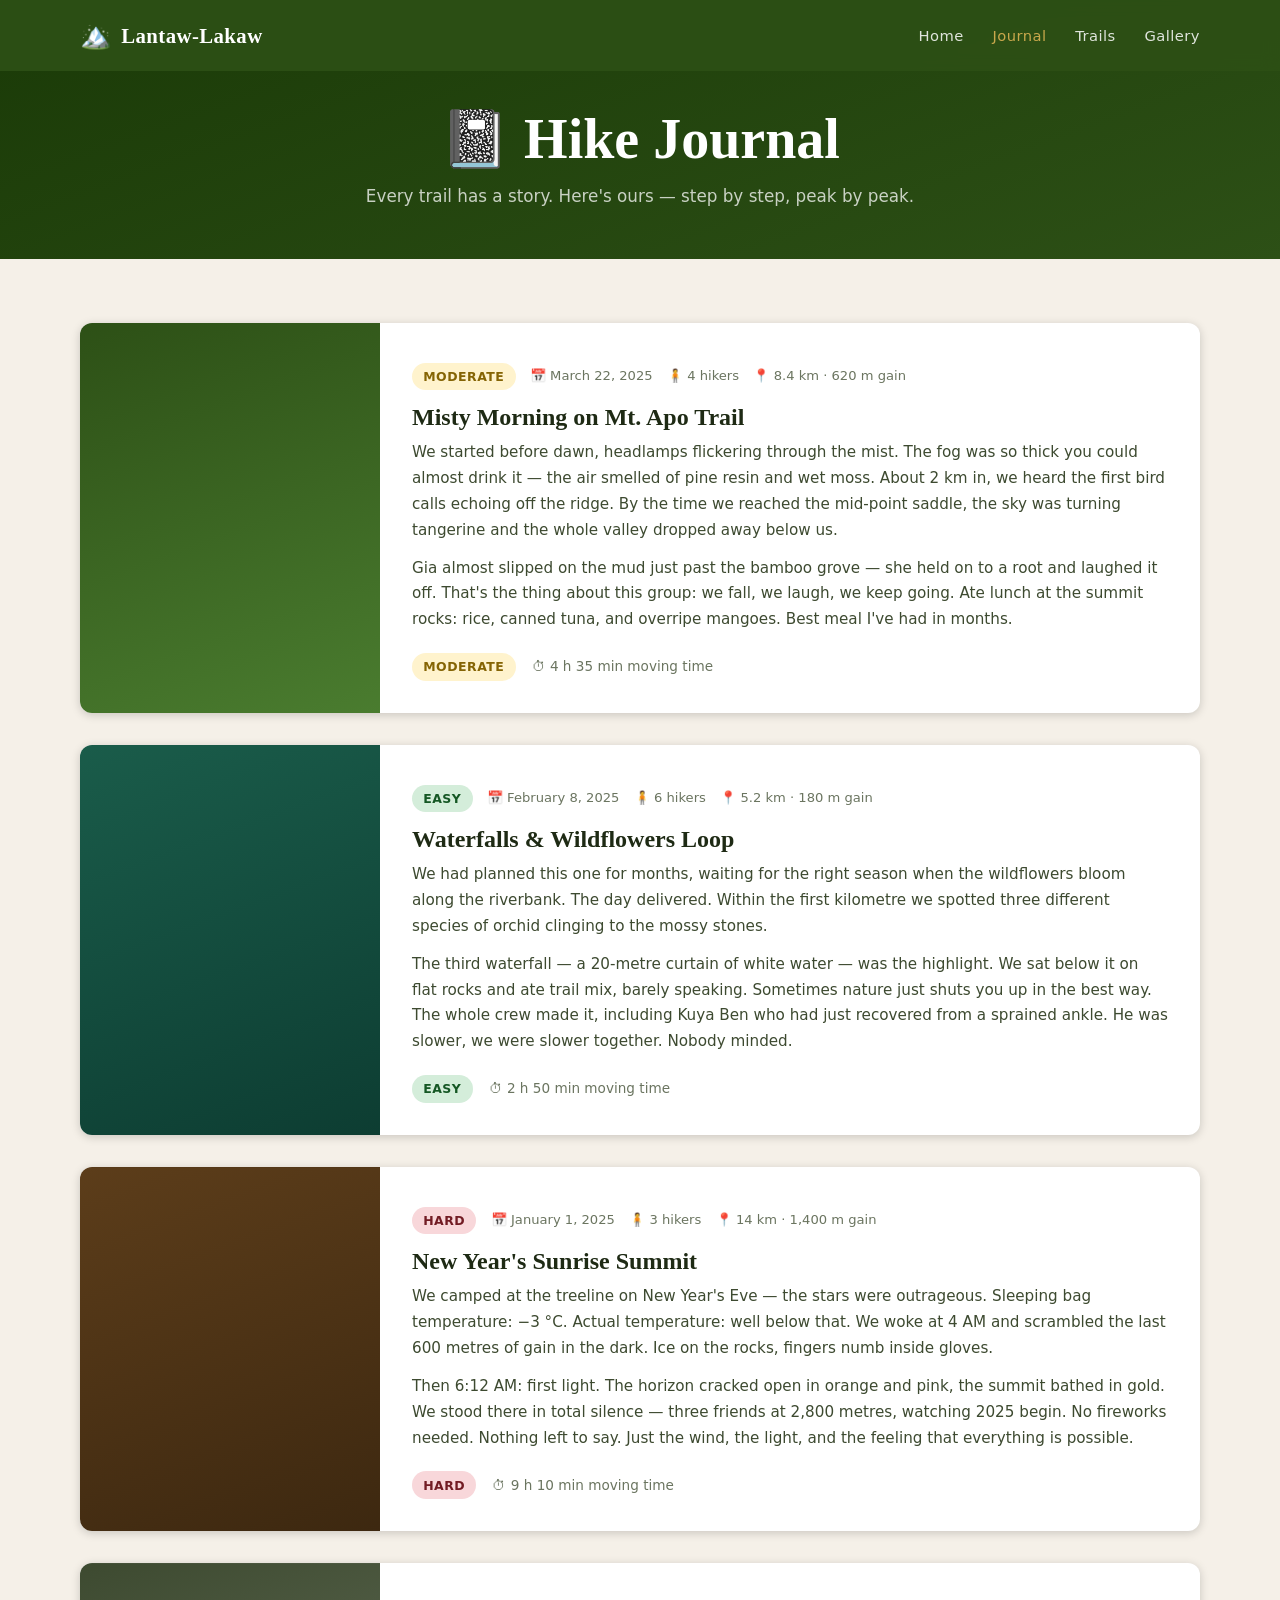
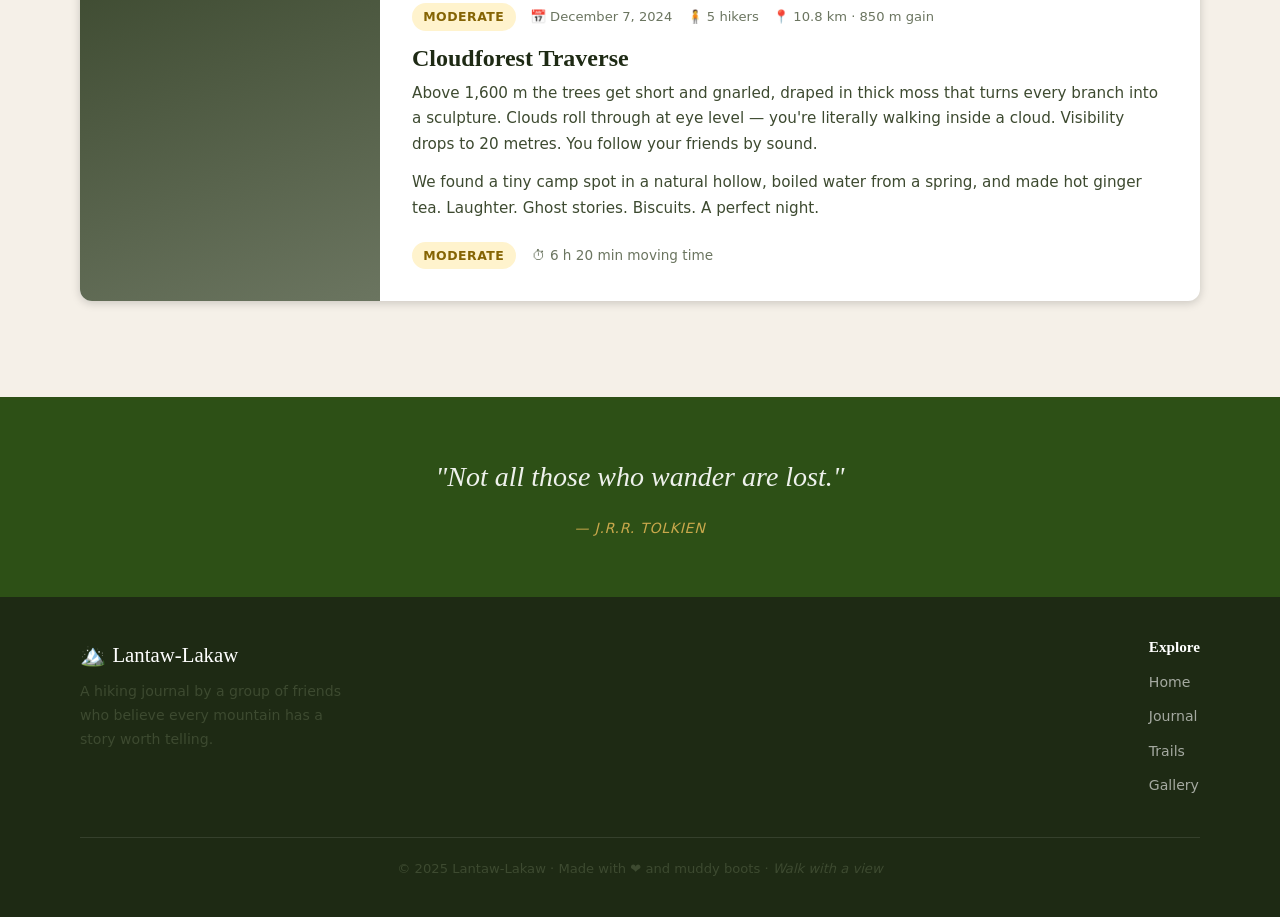
<file: journal.html>
<!DOCTYPE html>
<html lang="en">
<head>
  <meta charset="UTF-8" />
  <meta name="viewport" content="width=device-width, initial-scale=1.0" />
  <meta name="description" content="Lantaw-Lakaw journal — hike stories, trail notes, and adventure logs." />
  <title>Journal | Lantaw-Lakaw</title>
  <link rel="stylesheet" href="css/style.css" />
</head>
<body>

  <!-- ======== NAVBAR ======== -->
  <nav class="navbar" role="navigation" aria-label="Main navigation">
    <div class="container nav-inner">
      <a href="index.html" class="nav-logo">
        <span>🏔️</span> Lantaw-Lakaw
      </a>
      <ul class="nav-links" id="navLinks">
        <li><a href="index.html">Home</a></li>
        <li><a href="journal.html">Journal</a></li>
        <li><a href="trails.html">Trails</a></li>
        <li><a href="gallery.html">Gallery</a></li>
      </ul>
      <button class="nav-hamburger" id="hamburger" aria-label="Toggle menu" aria-expanded="false">
        <span></span><span></span><span></span>
      </button>
    </div>
  </nav>

  <!-- ======== PAGE HERO ======== -->
  <header class="page-hero">
    <div class="container">
      <h1>📓 Hike Journal</h1>
      <p>Every trail has a story. Here's ours — step by step, peak by peak.</p>
    </div>
  </header>

  <!-- ======== JOURNAL ENTRIES ======== -->
  <main class="section">
    <div class="container">

      <!-- Entry 1 -->
      <article class="journal-entry">
        <div class="entry-img" style="background-image:linear-gradient(160deg,#2d5016,#4a7c2f)"></div>
        <div class="entry-body">
          <div class="trail-info">
            <span class="tag tag-moderate">Moderate</span>
            <span>📅 March 22, 2025</span>
            <span>🧍 4 hikers</span>
            <span>📍 8.4 km · 620 m gain</span>
          </div>
          <h2>Misty Morning on Mt. Apo Trail</h2>
          <p class="excerpt">
            We started before dawn, headlamps flickering through the mist. The fog was so thick you could almost drink it — the air smelled of pine resin and wet moss. About 2 km in, we heard the first bird calls echoing off the ridge. By the time we reached the mid-point saddle, the sky was turning tangerine and the whole valley dropped away below us.
          </p>
          <p class="excerpt">
            Gia almost slipped on the mud just past the bamboo grove — she held on to a root and laughed it off. That's the thing about this group: we fall, we laugh, we keep going. Ate lunch at the summit rocks: rice, canned tuna, and overripe mangoes. Best meal I've had in months.
          </p>
          <div class="entry-footer">
            <span class="tag tag-moderate">Moderate</span>
            <span style="font-size:.85rem;color:var(--text-light)">⏱ 4 h 35 min moving time</span>
          </div>
        </div>
      </article>

      <!-- Entry 2 -->
      <article class="journal-entry">
        <div class="entry-img" style="background-image:linear-gradient(160deg,#1a5c4a,#0d3d32)"></div>
        <div class="entry-body">
          <div class="trail-info">
            <span class="tag tag-easy">Easy</span>
            <span>📅 February 8, 2025</span>
            <span>🧍 6 hikers</span>
            <span>📍 5.2 km · 180 m gain</span>
          </div>
          <h2>Waterfalls &amp; Wildflowers Loop</h2>
          <p class="excerpt">
            We had planned this one for months, waiting for the right season when the wildflowers bloom along the riverbank. The day delivered. Within the first kilometre we spotted three different species of orchid clinging to the mossy stones.
          </p>
          <p class="excerpt">
            The third waterfall — a 20-metre curtain of white water — was the highlight. We sat below it on flat rocks and ate trail mix, barely speaking. Sometimes nature just shuts you up in the best way. The whole crew made it, including Kuya Ben who had just recovered from a sprained ankle. He was slower, we were slower together. Nobody minded.
          </p>
          <div class="entry-footer">
            <span class="tag tag-easy">Easy</span>
            <span style="font-size:.85rem;color:var(--text-light)">⏱ 2 h 50 min moving time</span>
          </div>
        </div>
      </article>

      <!-- Entry 3 -->
      <article class="journal-entry">
        <div class="entry-img" style="background-image:linear-gradient(160deg,#5c3d1a,#3d2810)"></div>
        <div class="entry-body">
          <div class="trail-info">
            <span class="tag tag-hard">Hard</span>
            <span>📅 January 1, 2025</span>
            <span>🧍 3 hikers</span>
            <span>📍 14 km · 1,400 m gain</span>
          </div>
          <h2>New Year's Sunrise Summit</h2>
          <p class="excerpt">
            We camped at the treeline on New Year's Eve — the stars were outrageous. Sleeping bag temperature: −3 °C. Actual temperature: well below that. We woke at 4 AM and scrambled the last 600 metres of gain in the dark. Ice on the rocks, fingers numb inside gloves.
          </p>
          <p class="excerpt">
            Then 6:12 AM: first light. The horizon cracked open in orange and pink, the summit bathed in gold. We stood there in total silence — three friends at 2,800 metres, watching 2025 begin. No fireworks needed. Nothing left to say. Just the wind, the light, and the feeling that everything is possible.
          </p>
          <div class="entry-footer">
            <span class="tag tag-hard">Hard</span>
            <span style="font-size:.85rem;color:var(--text-light)">⏱ 9 h 10 min moving time</span>
          </div>
        </div>
      </article>

      <!-- Entry 4 -->
      <article class="journal-entry">
        <div class="entry-img" style="background-image:linear-gradient(160deg,#3d4a30,#6b7560)"></div>
        <div class="entry-body">
          <div class="trail-info">
            <span class="tag tag-moderate">Moderate</span>
            <span>📅 December 7, 2024</span>
            <span>🧍 5 hikers</span>
            <span>📍 10.8 km · 850 m gain</span>
          </div>
          <h2>Cloudforest Traverse</h2>
          <p class="excerpt">
            Above 1,600 m the trees get short and gnarled, draped in thick moss that turns every branch into a sculpture. Clouds roll through at eye level — you're literally walking inside a cloud. Visibility drops to 20 metres. You follow your friends by sound.
          </p>
          <p class="excerpt">
            We found a tiny camp spot in a natural hollow, boiled water from a spring, and made hot ginger tea. Laughter. Ghost stories. Biscuits. A perfect night.
          </p>
          <div class="entry-footer">
            <span class="tag tag-moderate">Moderate</span>
            <span style="font-size:.85rem;color:var(--text-light)">⏱ 6 h 20 min moving time</span>
          </div>
        </div>
      </article>

    </div>
  </main>

  <!-- ======== QUOTE ======== -->
  <div class="quote-banner">
    <blockquote>"Not all those who wander are lost."</blockquote>
    <cite>— J.R.R. Tolkien</cite>
  </div>

  <!-- ======== FOOTER ======== -->
  <footer class="footer">
    <div class="container">
      <div class="footer-inner">
        <div class="footer-brand">
          <div class="logo"><span>🏔️</span> Lantaw-Lakaw</div>
          <p>A hiking journal by a group of friends who believe every mountain has a story worth telling.</p>
        </div>
        <nav class="footer-links" aria-label="Footer navigation">
          <h4>Explore</h4>
          <ul>
            <li><a href="index.html">Home</a></li>
            <li><a href="journal.html">Journal</a></li>
            <li><a href="trails.html">Trails</a></li>
            <li><a href="gallery.html">Gallery</a></li>
          </ul>
        </nav>
      </div>
      <div class="footer-bottom">
        <p>© 2025 Lantaw-Lakaw · Made with ❤️ and muddy boots · <em>Walk with a view</em></p>
      </div>
    </div>
  </footer>

  <button class="scroll-top" id="scrollTop" aria-label="Scroll to top">↑</button>
  <script src="js/main.js"></script>
</body>
</html>
</file>
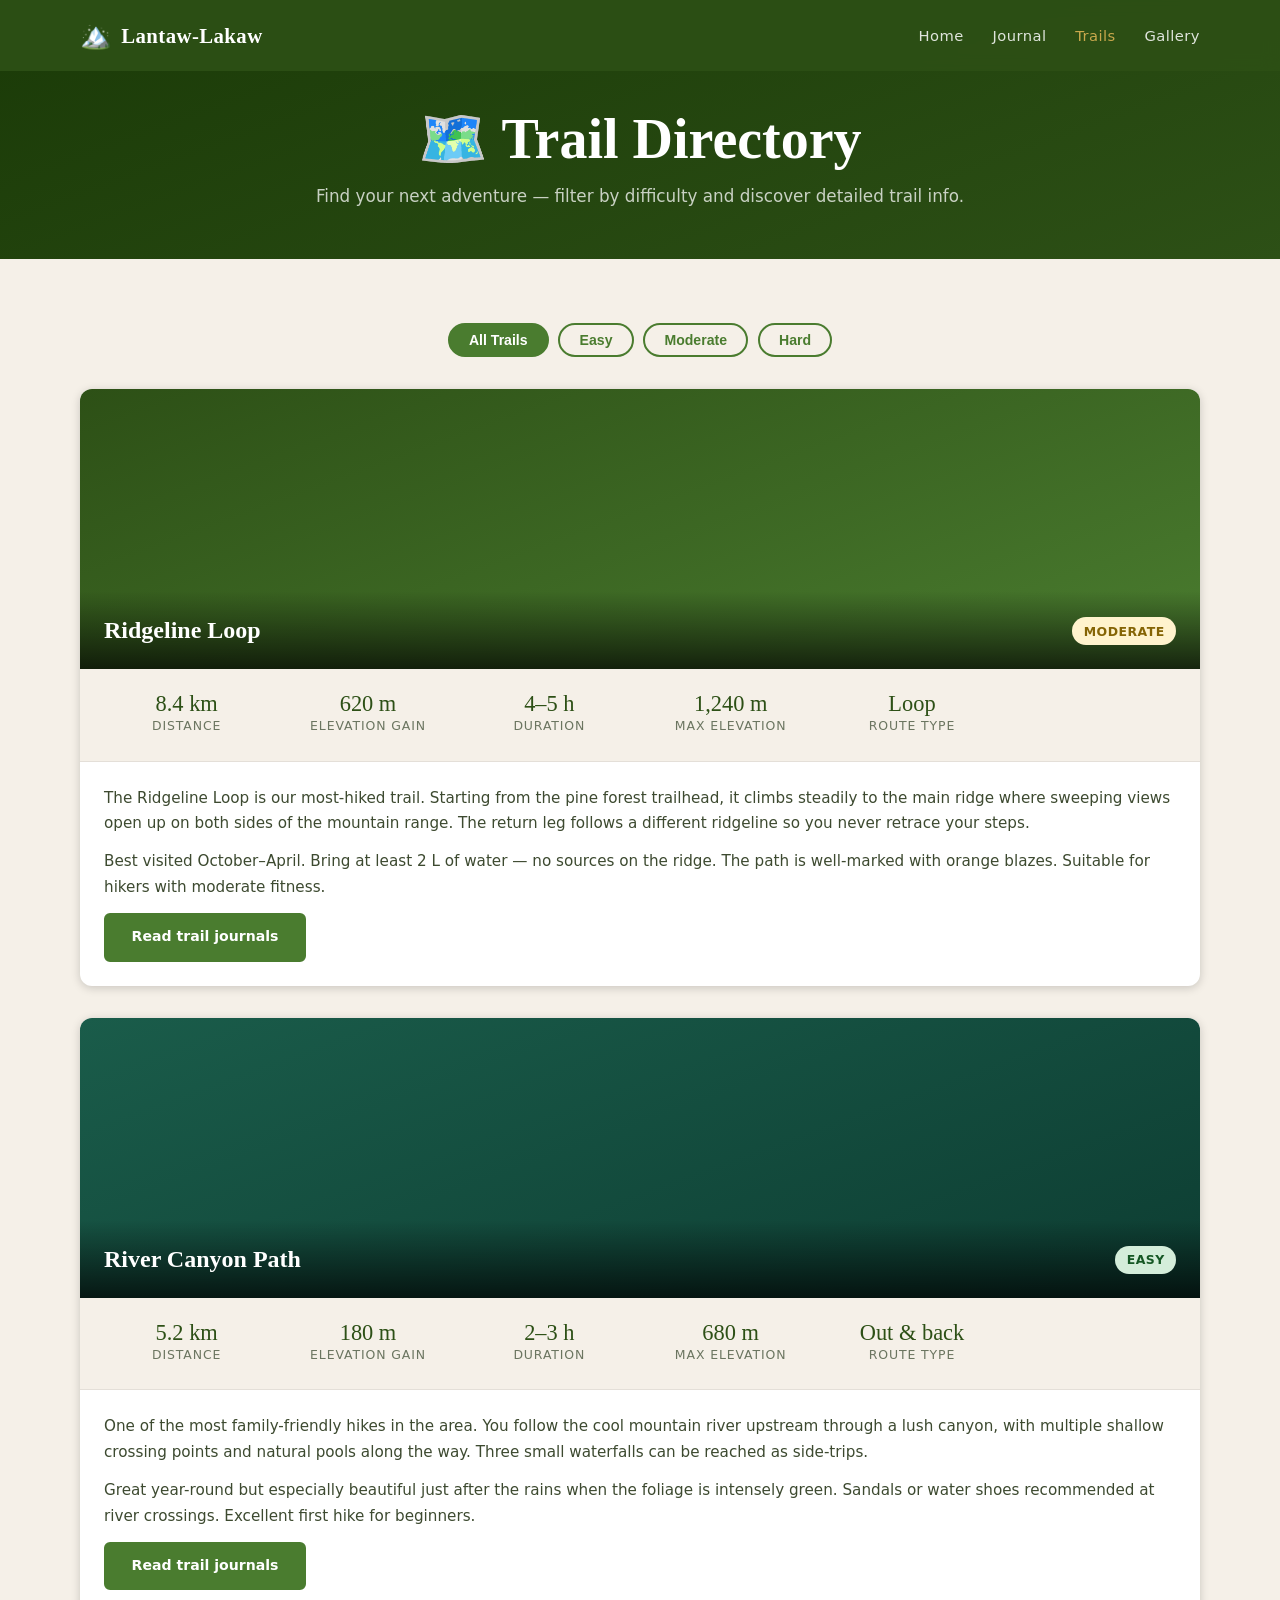
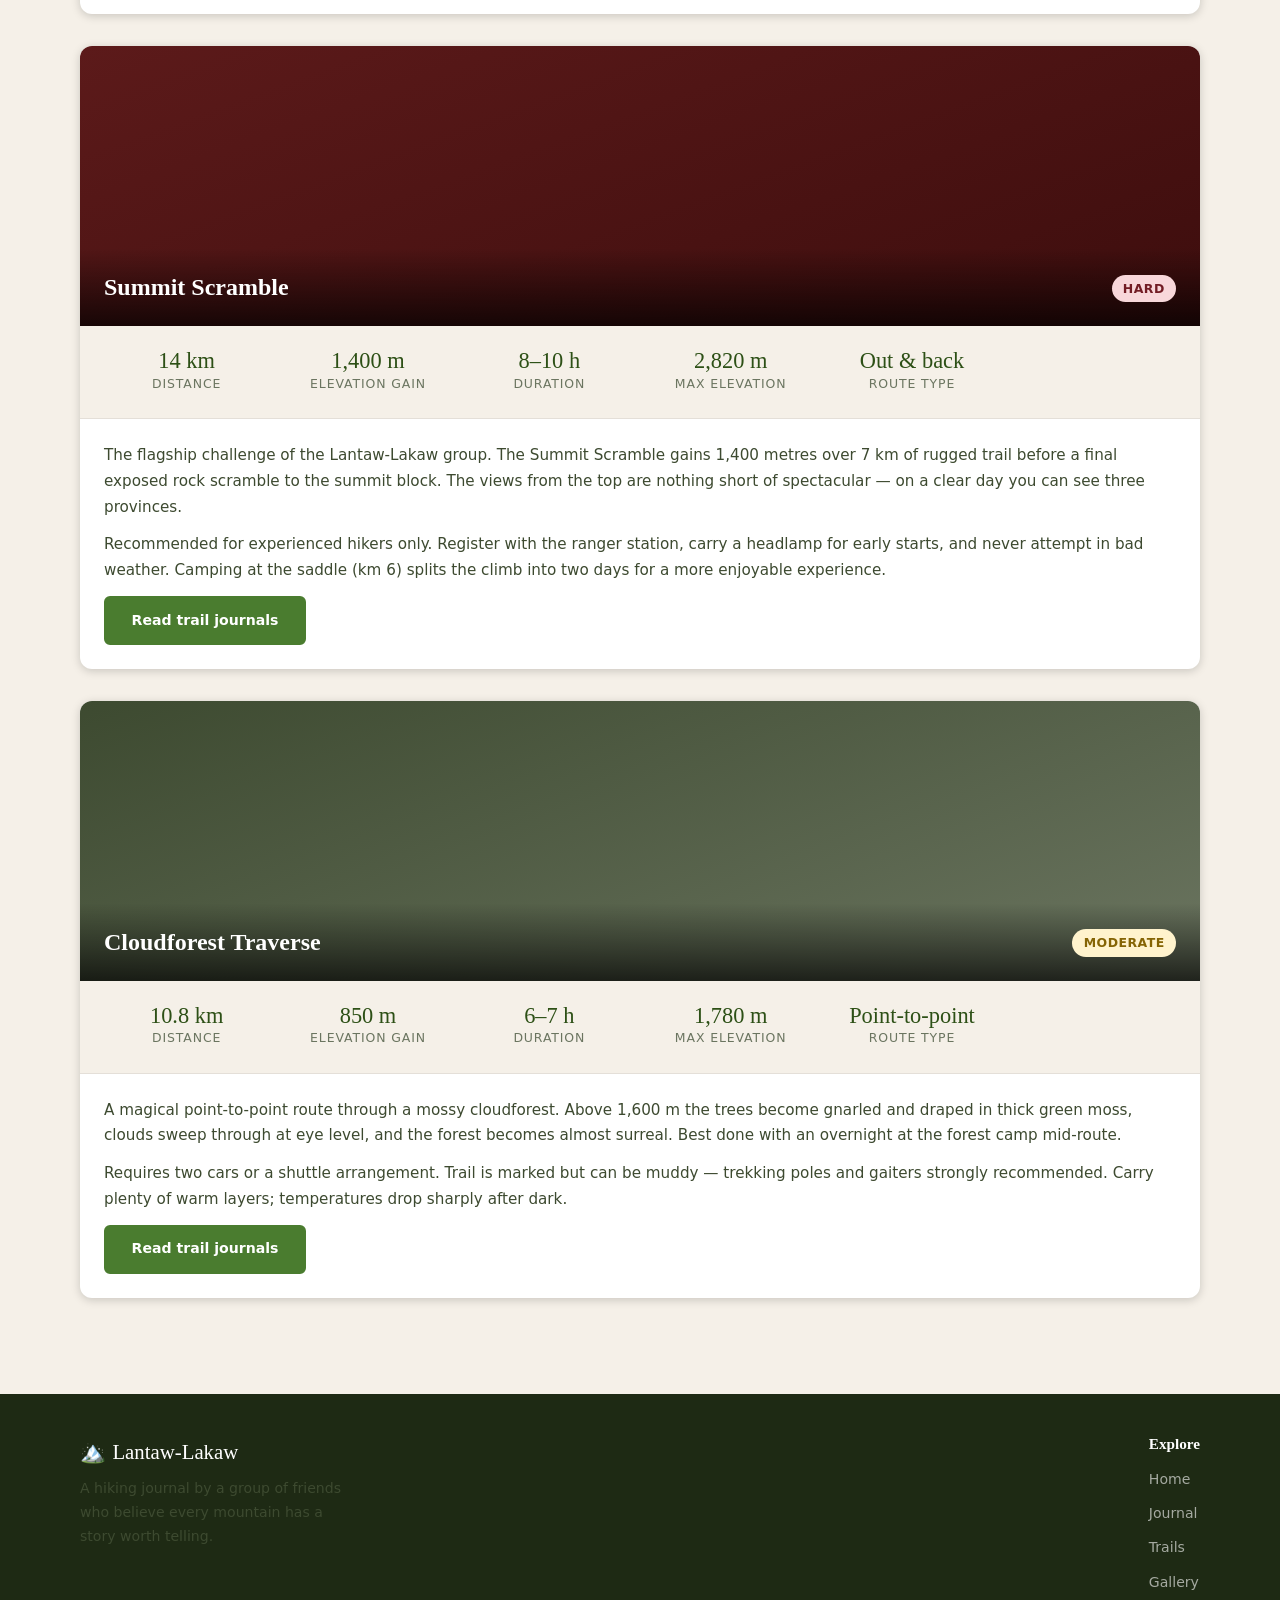
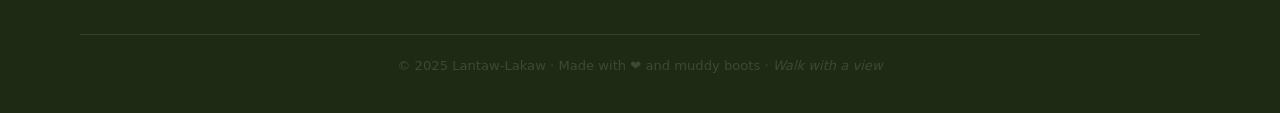
<file: trails.html>
<!DOCTYPE html>
<html lang="en">
<head>
  <meta charset="UTF-8" />
  <meta name="viewport" content="width=device-width, initial-scale=1.0" />
  <meta name="description" content="Lantaw-Lakaw trail directory — difficulty, distance, elevation, and descriptions." />
  <title>Trails | Lantaw-Lakaw</title>
  <link rel="stylesheet" href="css/style.css" />
  <style>
    .filter-bar {
      display: flex;
      gap: .6rem;
      flex-wrap: wrap;
      margin-bottom: 2rem;
      justify-content: center;
    }
    .filter-btn {
      padding: .45rem 1.2rem;
      border-radius: 99px;
      border: 2px solid var(--green-mid);
      background: transparent;
      color: var(--green-mid);
      font-size: .88rem;
      font-weight: 600;
      cursor: pointer;
      transition: background .2s, color .2s;
    }
    .filter-btn:hover,
    .filter-btn.active {
      background: var(--green-mid);
      color: var(--white);
    }
  </style>
</head>
<body>

  <!-- ======== NAVBAR ======== -->
  <nav class="navbar" role="navigation" aria-label="Main navigation">
    <div class="container nav-inner">
      <a href="index.html" class="nav-logo">
        <span>🏔️</span> Lantaw-Lakaw
      </a>
      <ul class="nav-links" id="navLinks">
        <li><a href="index.html">Home</a></li>
        <li><a href="journal.html">Journal</a></li>
        <li><a href="trails.html">Trails</a></li>
        <li><a href="gallery.html">Gallery</a></li>
      </ul>
      <button class="nav-hamburger" id="hamburger" aria-label="Toggle menu" aria-expanded="false">
        <span></span><span></span><span></span>
      </button>
    </div>
  </nav>

  <!-- ======== PAGE HERO ======== -->
  <header class="page-hero">
    <div class="container">
      <h1>🗺️ Trail Directory</h1>
      <p>Find your next adventure — filter by difficulty and discover detailed trail info.</p>
    </div>
  </header>

  <!-- ======== TRAILS LIST ======== -->
  <main class="section">
    <div class="container">

      <!-- Filter bar -->
      <div class="filter-bar" role="group" aria-label="Filter trails by difficulty">
        <button class="filter-btn active" data-filter="all">All Trails</button>
        <button class="filter-btn" data-filter="easy">Easy</button>
        <button class="filter-btn" data-filter="moderate">Moderate</button>
        <button class="filter-btn" data-filter="hard">Hard</button>
      </div>

      <!-- Trail 1 -->
      <div class="trail-detail-card" data-difficulty="moderate">
        <div class="trail-banner" style="background-image:linear-gradient(160deg,#2d5016,#4a7c2f)">
          <div class="trail-banner-info">
            <h2>Ridgeline Loop</h2>
            <span class="tag tag-moderate">Moderate</span>
          </div>
        </div>
        <div class="trail-meta">
          <div class="trail-meta-item"><div class="val">8.4 km</div><div class="key">Distance</div></div>
          <div class="trail-meta-item"><div class="val">620 m</div><div class="key">Elevation Gain</div></div>
          <div class="trail-meta-item"><div class="val">4–5 h</div><div class="key">Duration</div></div>
          <div class="trail-meta-item"><div class="val">1,240 m</div><div class="key">Max Elevation</div></div>
          <div class="trail-meta-item"><div class="val">Loop</div><div class="key">Route Type</div></div>
        </div>
        <div class="trail-description">
          <p>The Ridgeline Loop is our most-hiked trail. Starting from the pine forest trailhead, it climbs steadily to the main ridge where sweeping views open up on both sides of the mountain range. The return leg follows a different ridgeline so you never retrace your steps.</p>
          <p>Best visited October–April. Bring at least 2 L of water — no sources on the ridge. The path is well-marked with orange blazes. Suitable for hikers with moderate fitness.</p>
          <a href="journal.html" class="btn btn-primary" style="font-size:.88rem">Read trail journals</a>
        </div>
      </div>

      <!-- Trail 2 -->
      <div class="trail-detail-card" data-difficulty="easy">
        <div class="trail-banner" style="background-image:linear-gradient(160deg,#1a5c4a,#0d3d32)">
          <div class="trail-banner-info">
            <h2>River Canyon Path</h2>
            <span class="tag tag-easy">Easy</span>
          </div>
        </div>
        <div class="trail-meta">
          <div class="trail-meta-item"><div class="val">5.2 km</div><div class="key">Distance</div></div>
          <div class="trail-meta-item"><div class="val">180 m</div><div class="key">Elevation Gain</div></div>
          <div class="trail-meta-item"><div class="val">2–3 h</div><div class="key">Duration</div></div>
          <div class="trail-meta-item"><div class="val">680 m</div><div class="key">Max Elevation</div></div>
          <div class="trail-meta-item"><div class="val">Out &amp; back</div><div class="key">Route Type</div></div>
        </div>
        <div class="trail-description">
          <p>One of the most family-friendly hikes in the area. You follow the cool mountain river upstream through a lush canyon, with multiple shallow crossing points and natural pools along the way. Three small waterfalls can be reached as side-trips.</p>
          <p>Great year-round but especially beautiful just after the rains when the foliage is intensely green. Sandals or water shoes recommended at river crossings. Excellent first hike for beginners.</p>
          <a href="journal.html" class="btn btn-primary" style="font-size:.88rem">Read trail journals</a>
        </div>
      </div>

      <!-- Trail 3 -->
      <div class="trail-detail-card" data-difficulty="hard">
        <div class="trail-banner" style="background-image:linear-gradient(160deg,#5c1a1a,#3d0d0d)">
          <div class="trail-banner-info">
            <h2>Summit Scramble</h2>
            <span class="tag tag-hard">Hard</span>
          </div>
        </div>
        <div class="trail-meta">
          <div class="trail-meta-item"><div class="val">14 km</div><div class="key">Distance</div></div>
          <div class="trail-meta-item"><div class="val">1,400 m</div><div class="key">Elevation Gain</div></div>
          <div class="trail-meta-item"><div class="val">8–10 h</div><div class="key">Duration</div></div>
          <div class="trail-meta-item"><div class="val">2,820 m</div><div class="key">Max Elevation</div></div>
          <div class="trail-meta-item"><div class="val">Out &amp; back</div><div class="key">Route Type</div></div>
        </div>
        <div class="trail-description">
          <p>The flagship challenge of the Lantaw-Lakaw group. The Summit Scramble gains 1,400 metres over 7 km of rugged trail before a final exposed rock scramble to the summit block. The views from the top are nothing short of spectacular — on a clear day you can see three provinces.</p>
          <p>Recommended for experienced hikers only. Register with the ranger station, carry a headlamp for early starts, and never attempt in bad weather. Camping at the saddle (km 6) splits the climb into two days for a more enjoyable experience.</p>
          <a href="journal.html" class="btn btn-primary" style="font-size:.88rem">Read trail journals</a>
        </div>
      </div>

      <!-- Trail 4 -->
      <div class="trail-detail-card" data-difficulty="moderate">
        <div class="trail-banner" style="background-image:linear-gradient(160deg,#3d4a30,#6b7560)">
          <div class="trail-banner-info">
            <h2>Cloudforest Traverse</h2>
            <span class="tag tag-moderate">Moderate</span>
          </div>
        </div>
        <div class="trail-meta">
          <div class="trail-meta-item"><div class="val">10.8 km</div><div class="key">Distance</div></div>
          <div class="trail-meta-item"><div class="val">850 m</div><div class="key">Elevation Gain</div></div>
          <div class="trail-meta-item"><div class="val">6–7 h</div><div class="key">Duration</div></div>
          <div class="trail-meta-item"><div class="val">1,780 m</div><div class="key">Max Elevation</div></div>
          <div class="trail-meta-item"><div class="val">Point-to-point</div><div class="key">Route Type</div></div>
        </div>
        <div class="trail-description">
          <p>A magical point-to-point route through a mossy cloudforest. Above 1,600 m the trees become gnarled and draped in thick green moss, clouds sweep through at eye level, and the forest becomes almost surreal. Best done with an overnight at the forest camp mid-route.</p>
          <p>Requires two cars or a shuttle arrangement. Trail is marked but can be muddy — trekking poles and gaiters strongly recommended. Carry plenty of warm layers; temperatures drop sharply after dark.</p>
          <a href="journal.html" class="btn btn-primary" style="font-size:.88rem">Read trail journals</a>
        </div>
      </div>

    </div>
  </main>

  <!-- ======== FOOTER ======== -->
  <footer class="footer">
    <div class="container">
      <div class="footer-inner">
        <div class="footer-brand">
          <div class="logo"><span>🏔️</span> Lantaw-Lakaw</div>
          <p>A hiking journal by a group of friends who believe every mountain has a story worth telling.</p>
        </div>
        <nav class="footer-links" aria-label="Footer navigation">
          <h4>Explore</h4>
          <ul>
            <li><a href="index.html">Home</a></li>
            <li><a href="journal.html">Journal</a></li>
            <li><a href="trails.html">Trails</a></li>
            <li><a href="gallery.html">Gallery</a></li>
          </ul>
        </nav>
      </div>
      <div class="footer-bottom">
        <p>© 2025 Lantaw-Lakaw · Made with ❤️ and muddy boots · <em>Walk with a view</em></p>
      </div>
    </div>
  </footer>

  <button class="scroll-top" id="scrollTop" aria-label="Scroll to top">↑</button>
  <script src="js/main.js"></script>
</body>
</html>
</file>
<file: css/style.css>
/* =========================================
   Lantaw-Lakaw — Walk with a View
   Main Stylesheet
   ========================================= */

/* --- Reset & Base --- */
*, *::before, *::after { box-sizing: border-box; margin: 0; padding: 0; }

:root {
  --green-dark:   #2d5016;
  --green-mid:    #4a7c2f;
  --green-light:  #7ab648;
  --earth:        #8b6914;
  --earth-light:  #c9a84c;
  --cream:        #f5f0e8;
  --white:        #ffffff;
  --text-dark:    #1e2a14;
  --text-mid:     #3d4a30;
  --text-light:   #6b7560;
  --shadow:       rgba(0,0,0,.18);
  --radius:       12px;
  --radius-sm:    6px;
  --transition:   .25s ease;
}

html { scroll-behavior: smooth; font-size: 16px; }

body {
  font-family: 'Segoe UI', system-ui, sans-serif;
  background: var(--cream);
  color: var(--text-dark);
  line-height: 1.7;
}

img { display: block; max-width: 100%; }
a  { color: var(--green-mid); text-decoration: none; }
a:hover { color: var(--green-dark); }
ul { list-style: none; }

/* ---- Typography ---- */
h1,h2,h3,h4 {
  font-family: Georgia, 'Times New Roman', serif;
  line-height: 1.25;
  color: var(--text-dark);
}
h1 { font-size: clamp(2rem, 5vw, 3.5rem); }
h2 { font-size: clamp(1.5rem, 3vw, 2.2rem); }
h3 { font-size: 1.3rem; }
h4 { font-size: 1.05rem; }

p { margin-bottom: .75rem; color: var(--text-mid); }

/* ---- Utility ---- */
.container { max-width: 1160px; margin: 0 auto; padding: 0 1.25rem; }
.section    { padding: 4rem 0; }
.section-title {
  text-align: center;
  margin-bottom: 2.5rem;
  position: relative;
}
.section-title::after {
  content: '';
  display: block;
  width: 60px;
  height: 3px;
  background: var(--green-light);
  margin: .6rem auto 0;
  border-radius: 2px;
}
.btn {
  display: inline-block;
  padding: .65rem 1.6rem;
  border-radius: var(--radius-sm);
  font-weight: 600;
  font-size: .95rem;
  cursor: pointer;
  transition: background var(--transition), transform var(--transition);
  border: 2px solid transparent;
}
.btn-primary {
  background: var(--green-mid);
  color: var(--white);
  border-color: var(--green-mid);
}
.btn-primary:hover {
  background: var(--green-dark);
  border-color: var(--green-dark);
  color: var(--white);
  transform: translateY(-2px);
}
.btn-outline {
  background: transparent;
  color: var(--green-mid);
  border-color: var(--green-mid);
}
.btn-outline:hover {
  background: var(--green-mid);
  color: var(--white);
  transform: translateY(-2px);
}
.tag {
  display: inline-block;
  padding: .2rem .7rem;
  border-radius: 99px;
  font-size: .78rem;
  font-weight: 600;
  letter-spacing: .04em;
  text-transform: uppercase;
}
.tag-easy   { background: #d4edda; color: #155724; }
.tag-moderate { background: #fff3cd; color: #856404; }
.tag-hard   { background: #f8d7da; color: #721c24; }

/* =========================================
   NAVBAR
   ========================================= */
.navbar {
  position: fixed;
  top: 0; left: 0; right: 0;
  z-index: 900;
  background: rgba(45,80,22,.95);
  backdrop-filter: blur(8px);
  padding: .85rem 0;
  transition: box-shadow var(--transition);
}
.navbar.scrolled { box-shadow: 0 2px 16px var(--shadow); }
.nav-inner {
  display: flex;
  align-items: center;
  justify-content: space-between;
  gap: 1rem;
}
.nav-logo {
  display: flex;
  align-items: center;
  gap: .55rem;
  color: var(--white);
  font-family: Georgia, serif;
  font-size: 1.3rem;
  font-weight: 700;
  letter-spacing: .02em;
}
.nav-logo span { font-size: 1.6rem; }
.nav-links {
  display: flex;
  gap: 1.8rem;
}
.nav-links a {
  color: rgba(255,255,255,.85);
  font-size: .92rem;
  font-weight: 500;
  letter-spacing: .03em;
  transition: color var(--transition);
}
.nav-links a:hover,
.nav-links a.active { color: var(--earth-light); }
.nav-hamburger {
  display: none;
  flex-direction: column;
  gap: 5px;
  background: none;
  border: none;
  cursor: pointer;
  padding: 4px;
}
.nav-hamburger span {
  display: block;
  width: 24px; height: 2px;
  background: var(--white);
  border-radius: 2px;
  transition: transform var(--transition), opacity var(--transition);
}
.nav-hamburger.open span:nth-child(1) { transform: translateY(7px) rotate(45deg); }
.nav-hamburger.open span:nth-child(2) { opacity: 0; }
.nav-hamburger.open span:nth-child(3) { transform: translateY(-7px) rotate(-45deg); }

@media (max-width:720px) {
  .nav-hamburger { display: flex; }
  .nav-links {
    position: absolute;
    top: 100%; left: 0; right: 0;
    background: rgba(45,80,22,.98);
    flex-direction: column;
    gap: 0;
    max-height: 0;
    overflow: hidden;
    transition: max-height .35s ease;
  }
  .nav-links.open { max-height: 320px; }
  .nav-links a {
    display: block;
    padding: .9rem 1.5rem;
    border-top: 1px solid rgba(255,255,255,.08);
  }
}

/* =========================================
   HERO
   ========================================= */
.hero {
  min-height: 100vh;
  display: flex;
  align-items: center;
  position: relative;
  overflow: hidden;
  background: linear-gradient(160deg, #1a3a07 0%, #2d5016 45%, #1a3a07 100%);
}
.hero-bg {
  position: absolute;
  inset: 0;
  background:
    radial-gradient(ellipse 80% 60% at 70% 40%, rgba(122,182,72,.22) 0%, transparent 65%),
    url("data:image/svg+xml,%3Csvg xmlns='http://www.w3.org/2000/svg' width='80' height='80'%3E%3Ccircle cx='40' cy='40' r='1' fill='rgba(255,255,255,.04)'/%3E%3C/svg%3E");
}
.hero-content {
  position: relative;
  z-index: 2;
  max-width: 640px;
}
.hero-eyebrow {
  display: inline-block;
  background: rgba(122,182,72,.25);
  color: var(--earth-light);
  padding: .3rem .9rem;
  border-radius: 99px;
  font-size: .82rem;
  font-weight: 600;
  letter-spacing: .1em;
  text-transform: uppercase;
  margin-bottom: 1.1rem;
}
.hero h1 {
  color: var(--white);
  margin-bottom: .75rem;
}
.hero h1 em {
  font-style: italic;
  color: var(--earth-light);
}
.hero .tagline {
  color: rgba(255,255,255,.78);
  font-size: 1.15rem;
  margin-bottom: 2rem;
}
.hero-cta { display: flex; gap: 1rem; flex-wrap: wrap; }
.hero-stats {
  position: relative;
  z-index: 2;
  display: flex;
  gap: 2rem;
  margin-top: 3.5rem;
}
.hero-stat .num {
  font-family: Georgia, serif;
  font-size: 2rem;
  font-weight: 700;
  color: var(--earth-light);
  line-height: 1;
}
.hero-stat .lbl {
  font-size: .8rem;
  color: rgba(255,255,255,.6);
  text-transform: uppercase;
  letter-spacing: .08em;
}
.hero-mountain {
  position: absolute;
  bottom: 0; right: 0;
  width: 50%;
  max-width: 520px;
  opacity: .13;
}

/* =========================================
   RECENT JOURNAL
   ========================================= */
.journal-grid {
  display: grid;
  grid-template-columns: repeat(auto-fill, minmax(310px, 1fr));
  gap: 1.75rem;
}
.journal-card {
  background: var(--white);
  border-radius: var(--radius);
  overflow: hidden;
  box-shadow: 0 2px 12px var(--shadow);
  transition: transform var(--transition), box-shadow var(--transition);
  display: flex;
  flex-direction: column;
}
.journal-card:hover {
  transform: translateY(-4px);
  box-shadow: 0 8px 28px rgba(0,0,0,.14);
}
.journal-thumb {
  height: 200px;
  background-size: cover;
  background-position: center;
  position: relative;
}
.journal-thumb .tag { position: absolute; top: .75rem; left: .75rem; }
.journal-body { padding: 1.25rem; flex: 1; display: flex; flex-direction: column; }
.journal-meta {
  font-size: .8rem;
  color: var(--text-light);
  margin-bottom: .4rem;
  display: flex;
  gap: 1rem;
  align-items: center;
}
.journal-meta span::before { margin-right: .3rem; }
.journal-body h3 { margin-bottom: .5rem; color: var(--text-dark); }
.journal-body p { font-size: .92rem; flex: 1; }
.journal-body .read-more {
  margin-top: 1rem;
  font-size: .88rem;
  font-weight: 600;
  color: var(--green-mid);
}
.journal-body .read-more:hover { color: var(--green-dark); }

/* =========================================
   TRAILS SECTION
   ========================================= */
.trails-grid {
  display: grid;
  grid-template-columns: repeat(auto-fill, minmax(280px, 1fr));
  gap: 1.5rem;
}
.trail-card {
  background: var(--white);
  border-radius: var(--radius);
  overflow: hidden;
  box-shadow: 0 2px 10px var(--shadow);
  transition: transform var(--transition), box-shadow var(--transition);
}
.trail-card:hover {
  transform: translateY(-4px);
  box-shadow: 0 8px 24px rgba(0,0,0,.13);
}
.trail-img {
  height: 175px;
  background-size: cover;
  background-position: center;
}
.trail-body { padding: 1.15rem; }
.trail-body h3 { margin-bottom: .35rem; }
.trail-info {
  display: flex;
  gap: .9rem;
  font-size: .82rem;
  color: var(--text-light);
  margin: .5rem 0 .9rem;
  flex-wrap: wrap;
}
.trail-info span { display: flex; align-items: center; gap: .25rem; }

/* =========================================
   GALLERY SECTION
   ========================================= */
.gallery-masonry {
  columns: 3;
  column-gap: 1rem;
}
.gallery-item {
  break-inside: avoid;
  margin-bottom: 1rem;
  border-radius: var(--radius-sm);
  overflow: hidden;
  cursor: pointer;
  position: relative;
}
.gallery-item img {
  width: 100%;
  transition: transform .35s ease;
}
.gallery-item:hover img { transform: scale(1.04); }
.gallery-item .overlay {
  position: absolute;
  inset: 0;
  background: rgba(45,80,22,.55);
  opacity: 0;
  transition: opacity var(--transition);
  display: flex;
  align-items: center;
  justify-content: center;
  color: var(--white);
  font-size: 2rem;
}
.gallery-item:hover .overlay { opacity: 1; }

@media (max-width: 800px) { .gallery-masonry { columns: 2; } }
@media (max-width: 480px) { .gallery-masonry { columns: 1; } }

/* ---- Lightbox ---- */
.lightbox {
  display: none;
  position: fixed;
  inset: 0;
  z-index: 9999;
  background: rgba(0,0,0,.88);
  align-items: center;
  justify-content: center;
  flex-direction: column;
  gap: 1rem;
}
.lightbox.open { display: flex; }
.lightbox img { max-width: 90vw; max-height: 80vh; border-radius: var(--radius-sm); }
.lightbox-caption { color: rgba(255,255,255,.8); font-size: .9rem; text-align: center; }
.lightbox-close {
  position: absolute;
  top: 1.2rem; right: 1.5rem;
  background: none; border: none; cursor: pointer;
  color: var(--white); font-size: 2rem; line-height: 1;
}
.lightbox-close:hover { color: var(--earth-light); }
.lightbox-nav {
  position: absolute;
  top: 50%; transform: translateY(-50%);
  background: rgba(255,255,255,.12);
  border: none; cursor: pointer;
  color: var(--white);
  font-size: 1.8rem;
  padding: .6rem .9rem;
  border-radius: var(--radius-sm);
  transition: background var(--transition);
}
.lightbox-nav:hover { background: rgba(255,255,255,.25); }
.lightbox-prev { left: 1rem; }
.lightbox-next { right: 1rem; }

/* =========================================
   TIPS / PACKING LIST
   ========================================= */
.tips-grid {
  display: grid;
  grid-template-columns: repeat(auto-fill, minmax(230px, 1fr));
  gap: 1.25rem;
}
.tip-card {
  background: var(--white);
  border-radius: var(--radius);
  padding: 1.5rem;
  box-shadow: 0 2px 8px var(--shadow);
  text-align: center;
}
.tip-card .icon {
  font-size: 2.2rem;
  margin-bottom: .75rem;
}
.tip-card h4 { margin-bottom: .4rem; }
.tip-card p { font-size: .88rem; margin: 0; }

/* =========================================
   QUOTE BANNER
   ========================================= */
.quote-banner {
  background: var(--green-dark);
  color: var(--white);
  text-align: center;
  padding: 3.5rem 1.25rem;
}
.quote-banner blockquote {
  font-family: Georgia, serif;
  font-size: clamp(1.2rem, 3vw, 1.75rem);
  font-style: italic;
  max-width: 720px;
  margin: 0 auto .8rem;
  color: rgba(255,255,255,.92);
}
.quote-banner cite {
  font-size: .88rem;
  color: var(--earth-light);
  letter-spacing: .05em;
  text-transform: uppercase;
}

/* =========================================
   FOOTER
   ========================================= */
.footer {
  background: var(--text-dark);
  color: rgba(255,255,255,.65);
  padding: 2.5rem 0 1.5rem;
}
.footer-inner {
  display: flex;
  flex-wrap: wrap;
  gap: 2rem;
  justify-content: space-between;
  margin-bottom: 2rem;
}
.footer-brand { max-width: 280px; }
.footer-brand .logo {
  color: var(--white);
  font-family: Georgia, serif;
  font-size: 1.3rem;
  margin-bottom: .5rem;
  display: flex;
  align-items: center;
  gap: .4rem;
}
.footer-brand p { font-size: .88rem; margin: 0; }
.footer-links h4 {
  color: var(--white);
  font-size: .95rem;
  margin-bottom: .75rem;
}
.footer-links ul li { margin-bottom: .45rem; }
.footer-links ul li a {
  color: rgba(255,255,255,.6);
  font-size: .88rem;
  transition: color var(--transition);
}
.footer-links ul li a:hover { color: var(--earth-light); }
.footer-bottom {
  border-top: 1px solid rgba(255,255,255,.1);
  padding-top: 1.25rem;
  text-align: center;
  font-size: .82rem;
}

/* =========================================
   PAGE HERO (inner pages)
   ========================================= */
.page-hero {
  background: linear-gradient(160deg, #1a3a07 0%, #2d5016 100%);
  color: var(--white);
  padding: 6.5rem 0 3rem;
  text-align: center;
}
.page-hero h1 { color: var(--white); margin-bottom: .5rem; }
.page-hero p   { color: rgba(255,255,255,.75); font-size: 1.05rem; margin: 0; }

/* =========================================
   JOURNAL PAGE
   ========================================= */
.journal-entry {
  background: var(--white);
  border-radius: var(--radius);
  overflow: hidden;
  box-shadow: 0 2px 10px var(--shadow);
  margin-bottom: 2rem;
  display: grid;
  grid-template-columns: 300px 1fr;
}
.journal-entry .entry-img {
  background-size: cover;
  background-position: center;
  min-height: 240px;
}
.journal-entry .entry-body {
  padding: 2rem;
}
.entry-body .trail-info { margin-bottom: .75rem; }
.entry-body h2 { font-size: 1.5rem; margin-bottom: .5rem; }
.entry-body .excerpt { font-size: .95rem; }
.entry-body .entry-footer {
  margin-top: 1.25rem;
  display: flex;
  align-items: center;
  gap: 1rem;
  flex-wrap: wrap;
}
@media (max-width: 700px) {
  .journal-entry { grid-template-columns: 1fr; }
  .journal-entry .entry-img { min-height: 200px; }
}

/* =========================================
   TRAILS PAGE
   ========================================= */
.trail-detail-card {
  background: var(--white);
  border-radius: var(--radius);
  overflow: hidden;
  box-shadow: 0 2px 10px var(--shadow);
  margin-bottom: 2rem;
}
.trail-detail-card .trail-banner {
  height: 280px;
  background-size: cover;
  background-position: center;
  position: relative;
}
.trail-detail-card .trail-banner-info {
  position: absolute;
  bottom: 0; left: 0; right: 0;
  background: linear-gradient(transparent, rgba(0,0,0,.7));
  color: var(--white);
  padding: 1.5rem;
  display: flex;
  align-items: flex-end;
  justify-content: space-between;
  flex-wrap: wrap;
  gap: .5rem;
}
.trail-detail-card .trail-banner-info h2 { color: var(--white); font-size: 1.5rem; }
.trail-detail-card .trail-meta {
  display: grid;
  grid-template-columns: repeat(auto-fill, minmax(160px, 1fr));
  gap: 1rem;
  padding: 1.5rem;
  background: var(--cream);
  border-bottom: 1px solid rgba(0,0,0,.07);
}
.trail-meta-item { text-align: center; }
.trail-meta-item .val {
  font-family: Georgia, serif;
  font-size: 1.4rem;
  color: var(--green-dark);
  line-height: 1;
}
.trail-meta-item .key {
  font-size: .78rem;
  color: var(--text-light);
  text-transform: uppercase;
  letter-spacing: .07em;
}
.trail-description { padding: 1.5rem; }
.trail-description p { font-size: .95rem; }

/* =========================================
   RESPONSIVE TWEAKS
   ========================================= */
@media (max-width: 900px) {
  .hero-mountain { display: none; }
  .hero { text-align: center; justify-content: center; }
  .hero-cta { justify-content: center; }
  .hero-stats { justify-content: center; }
}
@media (max-width: 600px) {
  .section { padding: 2.5rem 0; }
  .hero-stats { gap: 1.25rem; }
}

/* =========================================
   SCROLL-TO-TOP
   ========================================= */
.scroll-top {
  position: fixed;
  bottom: 1.5rem; right: 1.5rem;
  z-index: 800;
  background: var(--green-mid);
  color: var(--white);
  border: none; cursor: pointer;
  width: 44px; height: 44px;
  border-radius: 50%;
  font-size: 1.3rem;
  display: flex; align-items: center; justify-content: center;
  box-shadow: 0 3px 12px rgba(0,0,0,.2);
  opacity: 0; pointer-events: none;
  transition: opacity var(--transition), transform var(--transition);
}
.scroll-top.visible { opacity: 1; pointer-events: all; }
.scroll-top:hover { transform: translateY(-3px); }
</file>
